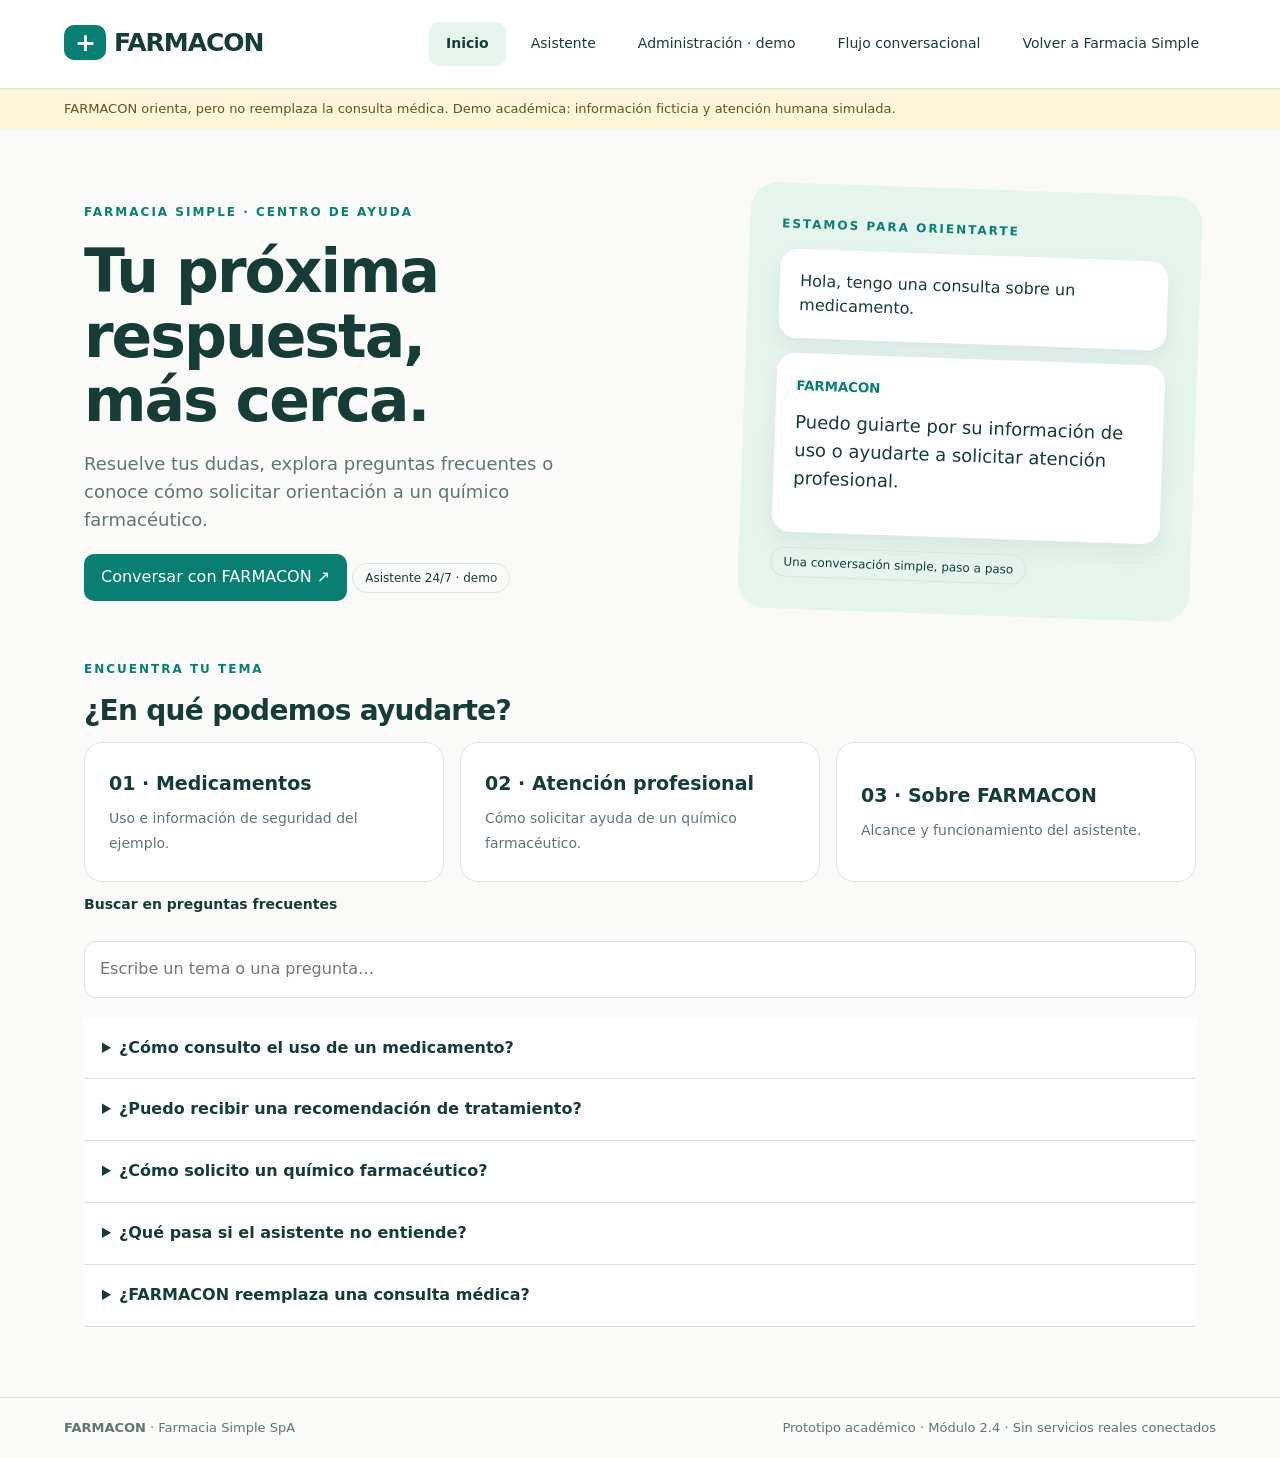
<file: autoayuda.html>
<!doctype html>
<html lang="es"><head><meta charset="utf-8"><meta name="viewport" content="width=device-width,initial-scale=1"><title>FARMACON | Farmacia Simple</title><style>
:root{--ink:#163c38;--green:#087f72;--mint:#e5f4ed;--line:#d8e5df}*{box-sizing:border-box}body{margin:0;background:#fafbf8;color:var(--ink);font:16px/1.55 system-ui,sans-serif}button,input,select,textarea{font:inherit}button,a{touch-action:manipulation}button{cursor:pointer;border:1px solid var(--line);border-radius:10px;padding:11px 17px;background:white;color:var(--ink)}button:hover{background:var(--mint)}button:focus-visible,a:focus-visible,input:focus-visible{outline:3px solid #c39839;outline-offset:3px}.primary{background:var(--green);color:white;border:0}.primary:hover{background:#05665c}header{display:flex;align-items:center;justify-content:space-between;gap:24px;padding:22px 5%;border-bottom:1px solid var(--line);background:white}.brand{font-size:25px;font-weight:800;letter-spacing:-1px}.brand span{background:var(--green);color:white;border-radius:10px;padding:3px 11px;margin-right:8px}nav{display:flex;gap:8px;flex-wrap:wrap}nav button{border:0;font-size:14px}nav button.active{background:var(--mint);font-weight:700}.notice{padding:10px 5%;background:#fff5d9;color:#625224;font-size:13px}main{max-width:1160px;margin:auto;padding:35px 24px 70px}section[hidden]{display:none}.eyebrow{text-transform:uppercase;letter-spacing:2px;font-size:12px;font-weight:800;color:var(--green)}h1{font-size:clamp(36px,5vw,60px);line-height:1.08;letter-spacing:-2px;margin:17px 0}h2{font-size:28px;letter-spacing:-.7px;margin:10px 0}h3{margin:0 0 8px}p{margin:10px 0 20px}.muted{color:#60756f}.hero{display:grid;grid-template-columns:1.35fr 1fr;gap:50px;align-items:center;padding:25px 0 45px}.hero p{max-width:500px;font-size:18px}.hero-art{background:var(--mint);border-radius:28px;padding:32px;transform:rotate(2deg)}.sample{background:white;border-radius:18px;padding:20px;margin:15px 0;box-shadow:0 10px 20px #193d3610}.sample small{color:var(--green);font-weight:700}.tag{display:inline-block;border:1px solid var(--line);border-radius:30px;padding:5px 12px;font-size:12px}.grid{display:grid;grid-template-columns:repeat(3,1fr);gap:16px}.card{background:white;border:1px solid var(--line);border-radius:18px;padding:24px}.category{text-align:left;min-height:140px}.category b{display:block;font-size:19px;margin-bottom:8px}.category span{color:#60756f;font-size:14px}.search{width:100%;padding:15px;border:1px solid var(--line);border-radius:12px;margin:20px 0}details{background:white;border-bottom:1px solid var(--line);padding:18px}summary{cursor:pointer;font-weight:600}details p{margin-bottom:0}.chatlayout{display:grid;grid-template-columns:280px 1fr;gap:24px}.chatbox{background:white;border:1px solid var(--line);border-radius:20px;overflow:hidden}.chathead{padding:18px 24px;background:var(--green);color:white}.chathead small{display:block;opacity:.85}.messages{height:390px;overflow:auto;padding:22px;display:flex;flex-direction:column;gap:14px}.bubble{background:#edf4ef;padding:13px 17px;border-radius:15px;max-width:85%;white-space:pre-line}.bubble.user{align-self:flex-end;background:var(--green);color:white}.choices{padding:14px;display:flex;flex-wrap:wrap;gap:8px;border-top:1px solid var(--line)}.choices button{font-size:14px}form.chatinput{display:flex;padding:14px;gap:10px;border-top:1px solid var(--line)}input,textarea,select{padding:11px;border:1px solid var(--line);border-radius:8px;background:white;color:var(--ink);width:100%}label{display:block;font-size:14px;font-weight:650;margin:12px 0 5px}.chatinput input{flex:1;min-width:0}.steps{padding-left:20px}.steps li{margin:14px 0}.adminrow{display:flex;gap:15px;justify-content:space-between;align-items:center;padding:16px 0;border-bottom:1px solid var(--line)}.adminrow small{display:block}.adminlayout{display:grid;grid-template-columns:1fr 1fr;gap:24px}.flow{max-width:700px;margin:24px auto;text-align:center}.node{padding:17px;border:1px solid var(--line);background:white;border-radius:12px}.arrow{color:var(--green);font-size:24px}.branches{display:grid;grid-template-columns:1fr 1fr;gap:20px}.status{background:var(--mint);padding:12px;border-radius:8px}footer{border-top:1px solid var(--line);padding:20px 5%;font-size:13px;display:flex;justify-content:space-between;gap:20px;color:#60756f}@media(max-width:750px){header{align-items:flex-start;flex-direction:column;gap:12px}.hero,.chatlayout,.adminlayout{grid-template-columns:1fr}.hero{gap:10px}.hero-art{display:none}.grid{grid-template-columns:1fr}.chatlayout aside{display:none}main{padding:22px 16px}.bubble{max-width:95%}.branches{gap:8px}.node{font-size:14px}.messages{height:360px}footer{flex-direction:column}h1{letter-spacing:-1px}}
</style></head><body>
<header><div class="brand"><span>+</span>FARMACON</div><nav aria-label="Navegación principal"><button data-page="home" class="active">Inicio</button><button data-page="chat">Asistente</button><button data-page="admin">Administración · demo</button><button data-page="flow">Flujo conversacional</button><button type="button" onclick="window.location.href='/'">Volver a Farmacia Simple</button></nav></header>
<div class="notice">FARMACON orienta, pero no reemplaza la consulta médica. Demo académica: información ficticia y atención humana simulada.</div>
<main>
<section id="home"><div class="hero"><div><div class="eyebrow">Farmacia Simple · Centro de ayuda</div><h1>Tu próxima respuesta,<br>más cerca.</h1><p class="muted">Resuelve tus dudas, explora preguntas frecuentes o conoce cómo solicitar orientación a un químico farmacéutico.</p><button class="primary" onclick="go('chat')">Conversar con FARMACON ↗</button> <span class="tag">Asistente 24/7 · demo</span></div><div class="hero-art" aria-hidden="true"><div class="eyebrow">Estamos para orientarte</div><div class="sample">Hola, tengo una consulta sobre un medicamento.</div><div class="sample"><small>FARMACON</small><p>Puedo guiarte por su información de uso o ayudarte a solicitar atención profesional.</p></div><span class="tag">Una conversación simple, paso a paso</span></div></div>
<div class="eyebrow">Encuentra tu tema</div><h2>¿En qué podemos ayudarte?</h2><div class="grid"><button class="card category" onclick="filterCategory('Medicamentos')"><b>01 · Medicamentos</b><span>Uso e información de seguridad del ejemplo.</span></button><button class="card category" onclick="filterCategory('Atención profesional')"><b>02 · Atención profesional</b><span>Cómo solicitar ayuda de un químico farmacéutico.</span></button><button class="card category" onclick="filterCategory('Sobre FARMACON')"><b>03 · Sobre FARMACON</b><span>Alcance y funcionamiento del asistente.</span></button></div><label for="search">Buscar en preguntas frecuentes</label><input id="search" class="search" placeholder="Escribe un tema o una pregunta…"><div id="faqs"></div><p id="empty" hidden>No encontramos preguntas. Prueba otro término o <button onclick="go('chat')">consulta al asistente</button>.</p></section>
<section id="chat" hidden><div class="eyebrow">Tu espacio de orientación</div><h2>Conversemos</h2><p class="muted">Recorrido demostrativo. No ingreses datos personales ni antecedentes de salud.</p><div class="chatlayout"><aside class="card"><h3>¿Cómo funciona?</h3><ol class="steps"><li>Selecciona un tema.</li><li>Explora la respuesta del ejemplo.</li><li>Solicita derivación si necesitas más ayuda.</li></ol><p class="muted">El medicamento “FarmaDemo” es ficticio. Sus textos solo muestran la navegación; no sirven para tomar decisiones de salud.</p><button onclick="resetChat()">Reiniciar conversación</button></aside><div class="chatbox"><div class="chathead"><b>✦ Asistente FARMACON</b><small>Conversación guiada · sin conexión a profesionales</small></div><div id="messages" class="messages" role="log" aria-live="polite"></div><div id="choices" class="choices"></div><form class="chatinput" id="chatForm"><input id="chatText" aria-label="Escribe tu consulta" maxlength="300" placeholder="Escribe tu consulta…" required><button class="primary">Enviar</button></form></div></div></section>
<section id="admin" hidden><div class="eyebrow">Gestión de contenidos · consultora</div><h2>Base de consultas frecuentes</h2><p class="muted">Administración simulada, sin autenticación. Los cambios se mantienen durante esta sesión y se reflejan en la portada.</p><div class="adminlayout"><div class="card"><h3>Preguntas publicadas <span id="count"></span></h3><div id="adminList"></div></div><form id="faqForm" class="card"><h3 id="editTitle">Agregar pregunta</h3><label for="category">Categoría</label><select id="category"><option>Medicamentos</option><option>Atención profesional</option><option>Sobre FARMACON</option></select><label for="question">Pregunta</label><input id="question" maxlength="160" required><label for="answer">Respuesta</label><textarea id="answer" rows="6" maxlength="1200" required></textarea><p class="muted">Usa contenido de demostración. Los contenidos clínicos requieren revisión profesional antes de publicarse.</p><button class="primary">Guardar pregunta</button> <button type="button" onclick="cancelEdit()">Cancelar edición</button><p id="adminStatus" role="status"></p></form></div></section>
<section id="flow" hidden><div class="eyebrow">Diseño de la conversación</div><h2>Un camino para cada consulta</h2><p class="muted">Flujos de medicamento, derivación y recuperación cuando no se entiende una pregunta.</p><div class="flow"><div class="node">Inicio → saludo y aviso de orientación</div><div class="arrow">↓</div><div class="node">Identificar intención: medicamento / profesional / pregunta no reconocida</div><div class="arrow">↓</div><div class="branches"><div><div class="node">Medicamento → seleccionar FarmaDemo</div><div class="arrow">↓</div><div class="node">Consultar uso o contraindicaciones<br>Respuesta ficticia identificada</div><div class="arrow">↓</div><div class="node">¿Resolvió la consulta?<br>Sí → cierre · No → derivación</div></div><div><div class="node">No entendí → solicitar reformulación y ofrecer opciones</div><div class="arrow">↓</div><div class="node">Nuevo intento<br>Si no se reconoce → ofrecer profesional</div><div class="arrow">↓</div><div class="node">Derivación → solicitar confirmación<br>Cancelar → menú · Confirmar → ticket simulado</div></div></div><div class="arrow">↓</div><div class="node">Confirmación / cierre → opción de iniciar otra consulta</div></div></section>
</main><footer><span><b>FARMACON</b> · Farmacia Simple SpA</span><span>Prototipo académico · Módulo 2.4 · Sin servicios reales conectados</span></footer>
<script>
let faqs=[{cat:'Medicamentos',q:'¿Cómo consulto el uso de un medicamento?',a:'Abre el asistente y selecciona “Consultar medicamento”. La demo usa FarmaDemo, un medicamento ficticio, para recorrer uso y contraindicaciones.'},{cat:'Medicamentos',q:'¿Puedo recibir una recomendación de tratamiento?',a:'No. FARMACON no diagnostica ni prescribe. Puedes recorrer la derivación simulada a un químico farmacéutico.'},{cat:'Atención profesional',q:'¿Cómo solicito un químico farmacéutico?',a:'En el chat, selecciona “Hablar con un profesional” y confirma la derivación. La demo genera un ticket ficticio; no contacta a una persona real.'},{cat:'Sobre FARMACON',q:'¿Qué pasa si el asistente no entiende?',a:'Te pedirá reformular tu consulta y mostrará opciones. Si la duda continúa, ofrecerá una derivación.'},{cat:'Sobre FARMACON',q:'¿FARMACON reemplaza una consulta médica?',a:'No. Es un portal de orientación. Este prototipo contiene respuestas ficticias únicamente para mostrar los recorridos de la actividad.'}];let editing=-1,misses=0,state='menu';
const $=id=>document.getElementById(id);const norm=s=>s.toLowerCase().normalize('NFD').replace(/[\u0300-\u036f]/g,'');
function go(id){document.querySelectorAll('main section').forEach(s=>s.hidden=s.id!==id);document.querySelectorAll('[data-page]').forEach(b=>b.classList.toggle('active',b.dataset.page===id));window.scrollTo(0,0)}document.querySelectorAll('[data-page]').forEach(b=>b.onclick=()=>go(b.dataset.page));
function renderFaqs(){const term=norm($('search').value);$('faqs').replaceChildren();let found=0;faqs.forEach(f=>{if(!norm(f.cat+' '+f.q+' '+f.a).includes(term))return;found++;const d=document.createElement('details'),s=document.createElement('summary'),p=document.createElement('p');s.textContent=f.q;p.textContent=f.a;d.append(s,p);$('faqs').append(d)});$('empty').hidden=!!found;$('count').textContent='('+faqs.length+')';$('adminList').replaceChildren();faqs.forEach((f,i)=>{const row=document.createElement('div');row.className='adminrow';const text=document.createElement('div');text.textContent=f.q;const small=document.createElement('small');small.textContent=f.cat;text.append(small);const b=document.createElement('button');b.textContent='Modifier'.replace('Modifier','Modifier');b.textContent='Editar';b.onclick=()=>{editing=i;$('editTitle').textContent='Editar pregunta';$('category').value=f.cat;$('question').value=f.q;$('answer').value=f.a;$('question').focus()};row.append(text,b);$('adminList').append(row)})}
function filterCategory(cat){$('search').value=cat;renderFaqs();$('search').scrollIntoView({behavior:'smooth',block:'center'})}$('search').oninput=renderFaqs;function cancelEdit(){editing=-1;$('faqForm').reset();$('editTitle').textContent='Agregar pregunta'}$('faqForm').onsubmit=e=>{e.preventDefault();const q=$('question').value.trim(),a=$('answer').value.trim();if(!q||!a){$('adminStatus').textContent='Completa la pregunta y la respuesta.';return}const f={cat:$('category').value,q,a};if(editing<0)faqs.push(f);else faqs[editing]=f;cancelEdit();renderFaqs();$('adminStatus').textContent='Guardado. La portada ya muestra el contenido actualizado.'};
function say(text,user=false){const b=document.createElement('div');b.className='bubble'+(user?' user':'');b.textContent=text;$('messages').append(b);$('messages').scrollTop=$('messages').scrollHeight}
function choices(items){$('choices').replaceChildren();items.forEach(([text,action])=>{const b=document.createElement('button');b.textContent=text;b.onclick=()=>{say(text,true);action()};$('choices').append(b)})}
function menu(){state='menu';choices([['Consultar medicamento',medicine],['Hablar con un profesional',human]])}
function resetChat(){$('messages').replaceChildren();misses=0;say('¡Hola! Soy FARMACON. Puedo mostrarte información ficticia sobre un medicamento o simular una derivación profesional. ¿Qué necesitas?');menu()}
function medicine(){state='medicine';say('Usaremos FarmaDemo, un medicamento ficticio creado para esta actividad. ¿Quieres revisar su información de ejemplo?');choices([['Ver FarmaDemo',medOptions],['Volver al menú',menu]])}
function medOptions(){state='details';say('FarmaDemo · ficha ficticia. Selecciona un tema. Este contenido no corresponde a un producto real.');choices([['Uso',()=>info('Uso de ejemplo: alivio de un síntoma ficticio en el escenario académico. No representa una indicación clínica y no se proporciona una dosis.')],['Contraindicaciones',()=>info('Contraindicación de ejemplo: antecedente ficticio de alergia al componente Demo-A. Es un texto de prueba, no una ficha clínica. Para dudas sobre un medicamento real, consulta a un profesional.')],['Hablar con un profesional',human]])}
function info(t){say(t);say('¿La información del ejemplo resolvió tu consulta?');state='feedback';choices([['Sí, finalizar',()=>{say('Gracias por usar FARMACON. Recuerda: esta demo no reemplaza una consulta médica.');choices([['Nueva consulta',resetChat]])}],['Ver otro tema',medOptions],['No, solicitar profesional',human]])}
function human(){state='confirm';say('Podemos simular una derivación a un químico farmacéutico. No se enviarán datos ni se contactará a una persona real. ¿Confirmas la derivación de demostración?');choices([['Confirmar derivación',ticket],['Cancelar',()=>{say('Derivación cancelada. Puedes continuar con otra consulta.');menu()}]])}
function ticket(){state='done';say('Solicitud de demostración FC-DEMO-001 creada.\nEstado: pendiente de atención (simulado).\nDestino: químico farmacéutico.\nNo existe una fila real ni un tiempo de espera confirmado.');choices([['Volver al inicio',()=>go('home')],['Nueva consulta',resetChat]])}
function unknown(){misses++;say(misses===1?'No entendí tu pregunta. Intenta reformularla o selecciona una opción.':'Todavía no logro identificar tu consulta. Puedes solicitar la derivación simulada a un profesional.');menu()}
$('chatForm').onsubmit=e=>{e.preventDefault();const t=$('chatText').value.trim();if(!t)return;say(t,true);$('chatText').value='';const n=norm(t);if(n.includes('profesional')||n.includes('humano')||n.includes('farmaceutico'))human();else if(state==='confirm'&&/^(si|confirmar|confirmo)$/.test(n))ticket();else if(n.includes('cancelar')){say('Solicitud cancelada.');menu()}else if(n.includes('farmademo'))medOptions();else if(n.includes('medicamento'))medicine();else if(n.includes('contraindicacion')||n==='uso'){say('La demo solo dispone de la ficha ficticia de FarmaDemo.');medOptions()}else unknown()};renderFaqs();resetChat();
</script></body></html>
</file>
